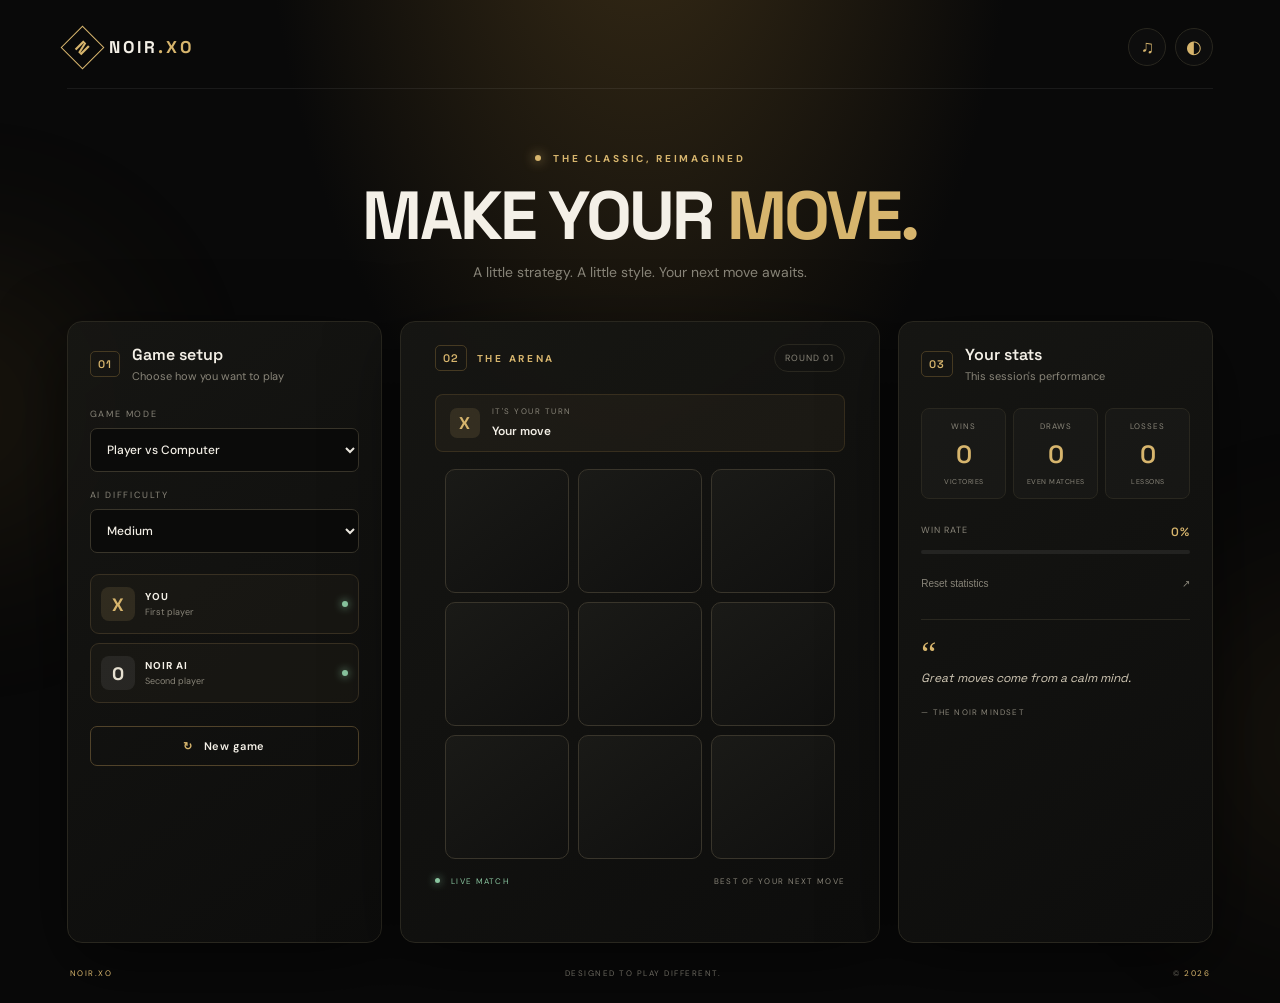
<file: index.html>
<!doctype html>
<html lang="en">
<head>
  <meta charset="UTF-8">
  <meta name="viewport" content="width=device-width, initial-scale=1.0">
  <meta name="theme-color" content="#090909">
  <title>NOIR • Tic Tac Toe</title>
  <link rel="stylesheet" href="style.css">
</head>
<body>
  <div class="ambient ambient-one"></div><div class="ambient ambient-two"></div>
  <main class="app-shell">
    <header class="topbar">
      <a class="brand" href="#" aria-label="Noir home"><span class="brand-mark">N</span><span>NOIR<span class="gold">.XO</span></span></a>
      <div class="top-actions">
        <button class="icon-btn" id="soundToggle" aria-label="Toggle sound" title="Toggle sound">♫</button>
        <button class="icon-btn" id="themeToggle" aria-label="Change theme" title="Change theme">◐</button>
      </div>
    </header>

    <section class="hero">
      <p class="eyebrow"><span></span> THE CLASSIC, REIMAGINED</p>
      <h1>MAKE YOUR <span class="gold">MOVE.</span></h1>
      <p class="subtitle">A little strategy. A little style. Your next move awaits.</p>
    </section>

    <section class="game-layout">
      <aside class="panel setup-panel">
        <div class="panel-heading"><span class="step">01</span><div><h2>Game setup</h2><p>Choose how you want to play</p></div></div>
        <label for="mode">GAME MODE</label>
        <select id="mode">
          <option value="cpu">Player vs Computer</option>
          <option value="pvp">Two Players</option>
        </select>
        <label for="difficulty" id="difficultyLabel">AI DIFFICULTY</label>
        <select id="difficulty">
          <option value="easy">Easy</option>
          <option value="medium" selected>Medium</option>
          <option value="hard">Hard</option>
        </select>
        <div class="player-card">
          <div class="player-avatar">X</div><div class="player-info"><strong id="playerOneName">YOU</strong><span>First player</span></div><span class="status-dot"></span>
        </div>
        <div class="player-card second">
          <div class="player-avatar o-avatar">O</div><div class="player-info"><strong id="playerTwoName">NOIR AI</strong><span>Second player</span></div><span class="status-dot"></span>
        </div>
        <button class="secondary-btn" id="newGameBtn">↻ <span>New game</span></button>
      </aside>

      <section class="panel board-panel">
        <div class="board-topline"><div><span class="step">02</span><span class="section-kicker">THE ARENA</span></div><span class="round-pill" id="roundLabel">ROUND 01</span></div>
        <div class="turn-banner" id="turnBanner"><span class="turn-symbol">X</span><span><small>IT'S YOUR TURN</small><strong id="turnText">Player X</strong></span></div>
        <div class="board" id="board" role="grid" aria-label="Tic tac toe board">
          <button class="cell" data-index="0" aria-label="Cell 1"></button><button class="cell" data-index="1" aria-label="Cell 2"></button><button class="cell" data-index="2" aria-label="Cell 3"></button>
          <button class="cell" data-index="3" aria-label="Cell 4"></button><button class="cell" data-index="4" aria-label="Cell 5"></button><button class="cell" data-index="5" aria-label="Cell 6"></button>
          <button class="cell" data-index="6" aria-label="Cell 7"></button><button class="cell" data-index="7" aria-label="Cell 8"></button><button class="cell" data-index="8" aria-label="Cell 9"></button>
        </div>
        <div class="game-footer"><span><i class="live-dot"></i> LIVE MATCH</span><span>BEST OF YOUR NEXT MOVE</span></div>
        <div class="result" id="result" aria-live="polite"></div>
      </section>

      <aside class="panel stats-panel">
        <div class="panel-heading"><span class="step">03</span><div><h2>Your stats</h2><p>This session's performance</p></div></div>
        <div class="stat-grid">
          <div class="stat-box"><span>WINS</span><strong id="wins">0</strong><small>VICTORIES</small></div>
          <div class="stat-box"><span>DRAWS</span><strong id="draws">0</strong><small>EVEN MATCHES</small></div>
          <div class="stat-box"><span>LOSSES</span><strong id="losses">0</strong><small>LESSONS</small></div>
        </div>
        <div class="winrate"><div><span>WIN RATE</span><strong id="winRate">0%</strong></div><div class="progress"><span id="progressBar"></span></div></div>
        <button class="text-btn" id="resetStats">Reset statistics <span>↗</span></button>
        <div class="quote"><span class="quote-mark">“</span><p>Great moves come from a calm mind.</p><small>— THE NOIR MINDSET</small></div>
      </aside>
    </section>
    <footer><span>NOIR.XO</span><span>DESIGNED TO PLAY DIFFERENT.</span><span>© <span id="year"></span></span></footer>
  </main>
  <div class="toast" id="toast" role="status"></div>
  <script src="script.js"></script>
</body>
</html>
</file>
<file: style.css>
@import url('https://fonts.googleapis.com/css2?family=DM+Sans:wght@400;500;600;700&family=Space+Grotesk:wght@400;500;600;700&display=swap');
:root{--bg:#090909;--panel:#111110;--panel2:#151513;--line:#29271f;--gold:#d7b56d;--gold2:#f0d99d;--text:#f4f0e7;--muted:#898579;--green:#8ac6a0;--red:#d58c83;--shadow:0 22px 70px #0008}
*{box-sizing:border-box}body{margin:0;min-height:100vh;background:radial-gradient(ellipse at 50% -20%,#3b2e17 0%,transparent 42%),var(--bg);color:var(--text);font-family:'DM Sans',sans-serif;overflow-x:hidden}.ambient{position:fixed;border-radius:50%;filter:blur(100px);opacity:.11;pointer-events:none}.ambient-one{width:280px;height:280px;background:#c99b45;top:30%;left:-180px}.ambient-two{width:320px;height:320px;background:#8d692d;right:-220px;bottom:0}.app-shell{width:min(1440px,100%);margin:auto;padding:28px 5.2vw 20px;position:relative}.topbar{display:flex;justify-content:space-between;align-items:center;border-bottom:1px solid #ffffff12;padding-bottom:22px}.brand{display:flex;gap:11px;align-items:center;color:var(--text);text-decoration:none;font:700 17px 'Space Grotesk';letter-spacing:3px}.brand-mark{width:31px;height:31px;border:1px solid var(--gold);display:grid;place-items:center;color:var(--gold);font-size:17px;transform:rotate(45deg);letter-spacing:0}.brand-mark:first-letter{transform:rotate(-45deg)}.gold{color:var(--gold)}.top-actions{display:flex;gap:9px}.icon-btn{height:38px;width:38px;border:1px solid var(--line);border-radius:50%;background:#ffffff05;color:var(--gold);font-size:18px;cursor:pointer}.icon-btn:hover,.secondary-btn:hover{border-color:var(--gold);background:#d7b56d12}.hero{text-align:center;padding:53px 0 40px}.eyebrow,.section-kicker{font-size:10px;letter-spacing:2.7px;color:var(--gold);font-weight:700}.eyebrow span,.live-dot{display:inline-block;width:6px;height:6px;background:var(--gold);border-radius:50%;margin:0 8px 1px 0;box-shadow:0 0 12px var(--gold)}h1{font:700 clamp(38px,6vw,68px)/1.05 'Space Grotesk';letter-spacing:-2.8px;margin:15px 0 12px}.subtitle{color:var(--muted);font-size:14px;margin:0}.game-layout{display:grid;grid-template-columns:minmax(210px,.82fr) minmax(320px,1.25fr) minmax(210px,.82fr);gap:18px;align-items:stretch}.panel{background:linear-gradient(145deg,#171714ed,#0e0e0df2);border:1px solid var(--line);border-radius:15px;padding:22px;box-shadow:var(--shadow)}.panel-heading{display:flex;align-items:center;gap:12px;margin-bottom:25px}.step{color:var(--gold);font:600 11px 'Space Grotesk';letter-spacing:1px;border:1px solid #8e713a66;border-radius:5px;padding:5px 7px}.panel h2{font:600 16px 'Space Grotesk';margin:0 0 4px}.panel-heading p{margin:0;color:var(--muted);font-size:11px}.setup-panel label{display:block;font-size:9px;letter-spacing:1.8px;color:var(--muted);margin:17px 0 8px}.setup-panel select{width:100%;background:#0b0b0a;color:var(--text);border:1px solid #39352a;border-radius:7px;padding:12px;font:500 12px 'DM Sans';outline:none}.setup-panel select:focus{border-color:var(--gold)}.player-card{display:flex;align-items:center;gap:10px;padding:12px 10px;margin-top:21px;border:1px solid #383022;border-radius:9px;background:#d7b56d08}.player-card.second{margin-top:9px}.player-avatar{width:34px;height:34px;border-radius:8px;display:grid;place-items:center;background:#d7b56d20;color:var(--gold);font:700 18px 'Space Grotesk'}.o-avatar{color:#e6e0d1;background:#ffffff12}.player-info{display:flex;flex:1;flex-direction:column;gap:3px}.player-info strong{font-size:10px;letter-spacing:1px}.player-info span{font-size:9px;color:var(--muted)}.status-dot{width:6px;height:6px;border-radius:50%;background:var(--green);box-shadow:0 0 8px #8ac6a0}.secondary-btn{width:100%;margin-top:23px;border:1px solid #51432a;background:transparent;color:var(--gold);border-radius:7px;padding:12px;cursor:pointer;font:600 11px 'DM Sans';letter-spacing:.7px}.secondary-btn span{color:var(--text);margin-left:7px}.board-panel{padding:22px clamp(18px,3vw,34px);display:flex;flex-direction:column}.board-topline{display:flex;justify-content:space-between;align-items:center}.board-topline>div{display:flex;align-items:center;gap:10px}.round-pill{font-size:9px;letter-spacing:1px;color:var(--muted);border:1px solid var(--line);border-radius:20px;padding:7px 10px}.turn-banner{display:flex;align-items:center;gap:12px;margin:22px 0 17px;padding:11px 14px;border-radius:8px;background:#d7b56d0b;border:1px solid #8e713a3d}.turn-symbol{width:30px;height:30px;border-radius:7px;display:grid;place-items:center;background:#d7b56d20;color:var(--gold);font:700 17px 'Space Grotesk'}.turn-banner small{display:block;font-size:8px;letter-spacing:1.5px;color:var(--muted);margin-bottom:3px}.turn-banner strong{font:600 12px 'Space Grotesk'}.board{width:min(100%,390px);aspect-ratio:1;margin:0 auto;display:grid;grid-template-columns:repeat(3,1fr);gap:9px}.cell{border:1px solid #39352b;border-radius:10px;background:linear-gradient(145deg,#1a1a17,#10100f);color:var(--gold);font:600 clamp(42px,6vw,66px) 'Space Grotesk';cursor:pointer;transition:transform .18s,border-color .18s,background .18s;display:grid;place-items:center}.cell:hover:enabled{border-color:var(--gold);background:#d7b56d12;transform:translateY(-2px)}.cell:disabled{cursor:default}.cell.o{color:#e8e0cc}.cell.win{border-color:var(--gold);background:#d7b56d22;box-shadow:inset 0 0 25px #d7b56d12}.game-footer{display:flex;justify-content:space-between;color:var(--muted);font-size:8px;letter-spacing:1.3px;margin-top:17px}.game-footer>span:first-child{color:var(--green)}.live-dot{background:var(--green);box-shadow:0 0 8px var(--green);width:5px;height:5px}.result{min-height:22px;text-align:center;margin-top:12px;color:var(--gold2);font:600 12px 'Space Grotesk'}.stat-grid{display:grid;grid-template-columns:repeat(3,1fr);gap:7px}.stat-box{background:#ffffff05;border:1px solid var(--line);border-radius:8px;padding:12px 7px;text-align:center}.stat-box span,.stat-box small{display:block;color:var(--muted);font-size:8px;letter-spacing:1px}.stat-box strong{display:block;font:600 25px 'Space Grotesk';color:var(--gold);margin:7px 0}.stat-box small{font-size:7px;letter-spacing:.5px}.winrate{margin-top:25px}.winrate>div:first-child{display:flex;justify-content:space-between;font-size:9px;letter-spacing:1px;color:var(--muted)}.winrate strong{font:600 12px 'Space Grotesk';color:var(--gold)}.progress{height:4px;background:#ffffff12;border-radius:8px;margin-top:10px;overflow:hidden}.progress span{display:block;height:100%;width:0;background:linear-gradient(90deg,#98743b,var(--gold2));transition:width .3s}.text-btn{width:100%;display:flex;justify-content:space-between;margin-top:17px;background:none;border:0;color:var(--muted);font-size:10px;cursor:pointer;padding:7px 0}.text-btn:hover{color:var(--gold)}.quote{border-top:1px solid var(--line);margin-top:23px;padding-top:15px}.quote-mark{font:34px Georgia;color:var(--gold);height:22px;display:block}.quote p{font:italic 12px 'Space Grotesk';color:#d2c9b6;line-height:1.5}.quote small{font-size:8px;letter-spacing:1.2px;color:var(--muted)}footer{display:flex;justify-content:space-between;padding:25px 3px 5px;color:#69665d;font-size:8px;letter-spacing:1.5px}footer span:first-child{color:var(--gold)}.toast{position:fixed;bottom:22px;left:50%;transform:translate(-50%,20px);opacity:0;background:#242117;border:1px solid #806737;color:var(--gold2);padding:10px 16px;border-radius:8px;font-size:11px;transition:.25s;pointer-events:none}.toast.show{opacity:1;transform:translate(-50%,0)}body.light{--bg:#e9e4d8;--panel:#f8f5ed;--panel2:#fff;--line:#c9c0ad;--text:#201d17;--muted:#777064;background:radial-gradient(ellipse at 50% -20%,#e0c98f 0%,transparent 45%),var(--bg)}body.light .panel{background:linear-gradient(145deg,#fffdf7,#f2eee4)}body.light .setup-panel select{background:#f5f0e5;color:#201d17}body.light .cell{background:linear-gradient(145deg,#fffdf8,#eee8db);color:#9a722e}body.light .turn-banner{background:#d7b56d20}body.light .player-card{background:#d7b56d12}body.light .stat-box{background:#00000005}body.light .quote p{color:#50483b}
@media(max-width:900px){.game-layout{grid-template-columns:1fr 1.3fr}.stats-panel{grid-column:1/-1}.stats-panel .stat-grid{max-width:500px}.quote{display:none}}
@media(max-width:620px){.app-shell{padding:18px 16px}.hero{padding:38px 0 28px}h1{letter-spacing:-1.8px}.game-layout{grid-template-columns:1fr}.board-panel{grid-row:1}.setup-panel{grid-row:2}.stats-panel{grid-column:auto;grid-row:3}.panel{padding:19px}.board{gap:7px}.cell{border-radius:8px}.stats-panel .stat-grid{max-width:none}footer{font-size:7px;letter-spacing:1px}}
</file>
